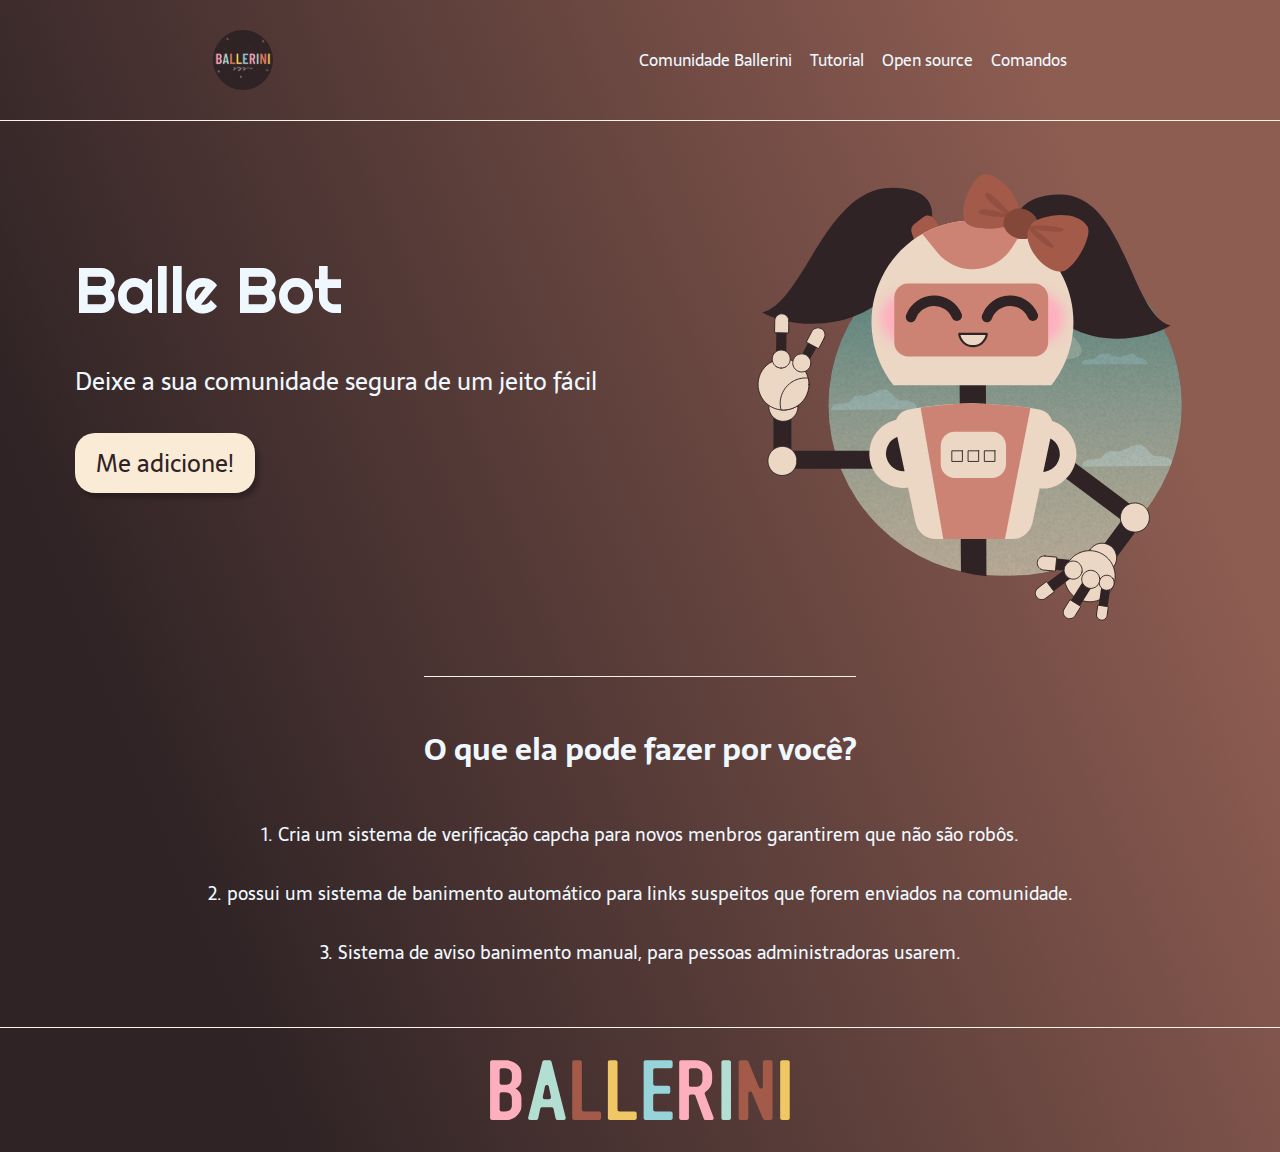
<file: projeto1/index.html>
<!DOCTYPE html>
<html lang="pt-br">
<head>
    <meta charset="UTF-8">
    <meta http-equiv="X-UA-Compatible" content="IE=edge">
    <meta name="description" content="Um bot que irá moderar e deixar a sua comunidade segura de um jeito fácil.">
    <title>Balle Bot - Modere a sua comunidade do Discord</title>
    <link rel="stylesheet" href="style.css">
</head>

<body>
    <header class="cabecalho">
        <img class="cabecalho-imagem" src="logo.svg" alt="Logo HTML">
        <nav class="cabecalho-menu">
            <a class="cabecalho-menu-item" href="">Comunidade Ballerini</a>
            <a class="cabecalho-menu-item" href="">Tutorial</a>
            <a class="cabecalho-menu-item" href="">Open source</a>
            <a class="cabecalho-menu-item" href="">Comandos</a>
        </nav>
    </header>

    <main class="conteudo">
        <section class="conteudo-principal">
            <div class="conteudo-principal-escrito">
                <h1 class="conteudo-principal-escrito-titulo">Balle Bot</h1>
                <h2 class="conteudo-principal-escrito-subtitulo">Deixe a sua comunidade segura de um jeito fácil</h2>
                <button class="conteudo-principal-escrito-botao">Me adicione!</button>
            </div>
            <img class="conteudo-principal-imagem" src="ballebot.svg" alt="logo HTML">
        </section>

        <section class="conteudo-sucundario">
            <h3 class="conteudo-secundario-titulo">O que ela pode fazer por você?
            </h3>
            <p class="conteudo-secundario-paragrafo">1. Cria um <strong>sistema de verificação capcha</strong> para novos menbros garantirem que não são robôs.</p>
            <p class="conteudo-secundario-paragrafo">2. possui um <strong>sistema de banimento automático</strong> para links suspeitos que forem enviados na comunidade.</p>
            <p class="conteudo-secundario-paragrafo">3. <strong>Sistema de aviso banimento manual</strong>, para pessoas administradoras usarem.</p>
        </section>
    </main>

    <footer class="rodape">
        <img class="rodape-imagem" src="ballerini.svg" alt="logo HTML">
    </footer>
</body>
</html>
</file>
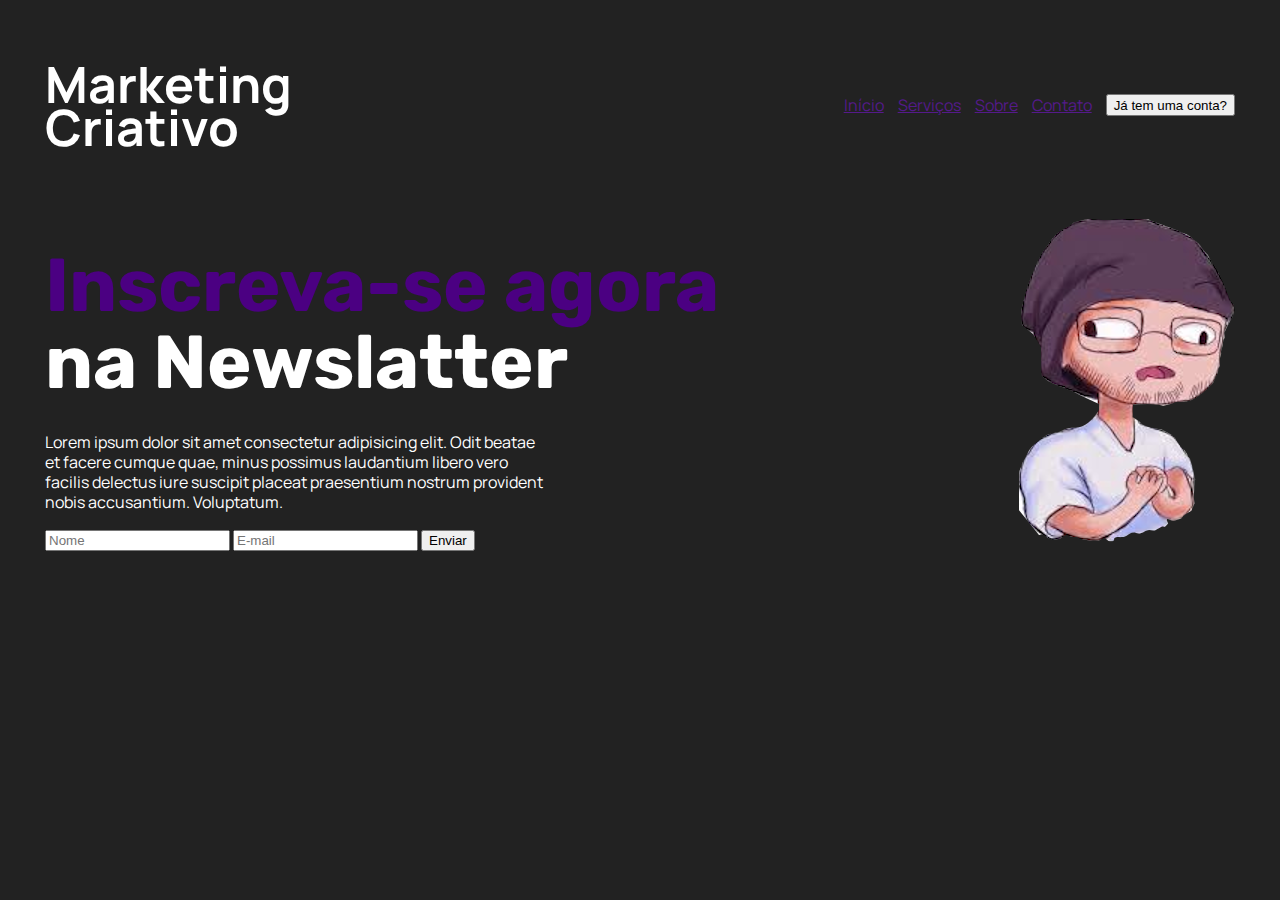
<file: projeto2/index.html>
<!DOCTYPE html>
<html lang="pt-br">
<head>
    <meta charset="UTF-8">
    <meta http-equiv="X-UA-Compatible" content="IE=edge">
    <meta name="viewport" content="width=device-width, initial-scale=1.0">
    <title>Landing Page</title>
    <link rel="stylesheet" href="style.css">
</head>
<body>
    <header class="cabecalho">

        <nav class="marketing">
            <h1>Marketing</h1>
            <h1>Criativo</h1>
        </nav>

        <nav class="nav">
            <a href="">Início</a>
            <a href="">Serviços</a>
            <a href="">Sobre</a>
            <a href="">Contato</a>
            <button href="" class="botao1"> Já tem uma conta?</button>
        </nav>
    </header>   
</body>

<main>
    <section>
        <div class="div1">
            <h2>Inscreva-se agora</h2>
            <h2 class="roxo">na Newslatter</h2>
        </div>
        <p>Lorem ipsum dolor sit amet consectetur adipisicing elit. Odit beatae et facere cumque quae, minus possimus laudantium libero vero facilis delectus iure suscipit placeat praesentium nostrum provident nobis accusantium. Voluptatum.</p>
        <div>
            <form>
                <input type="text" placeholder="Nome">
                <input type="email" placeholder="E-mail">
                <input type="submit" value="Enviar">
            </form>
        </div>
    </section>
    <section>
        <img src="nosite.png" alt="Um desenho qualquer.">
    </section>
</main>

</html>
</file>
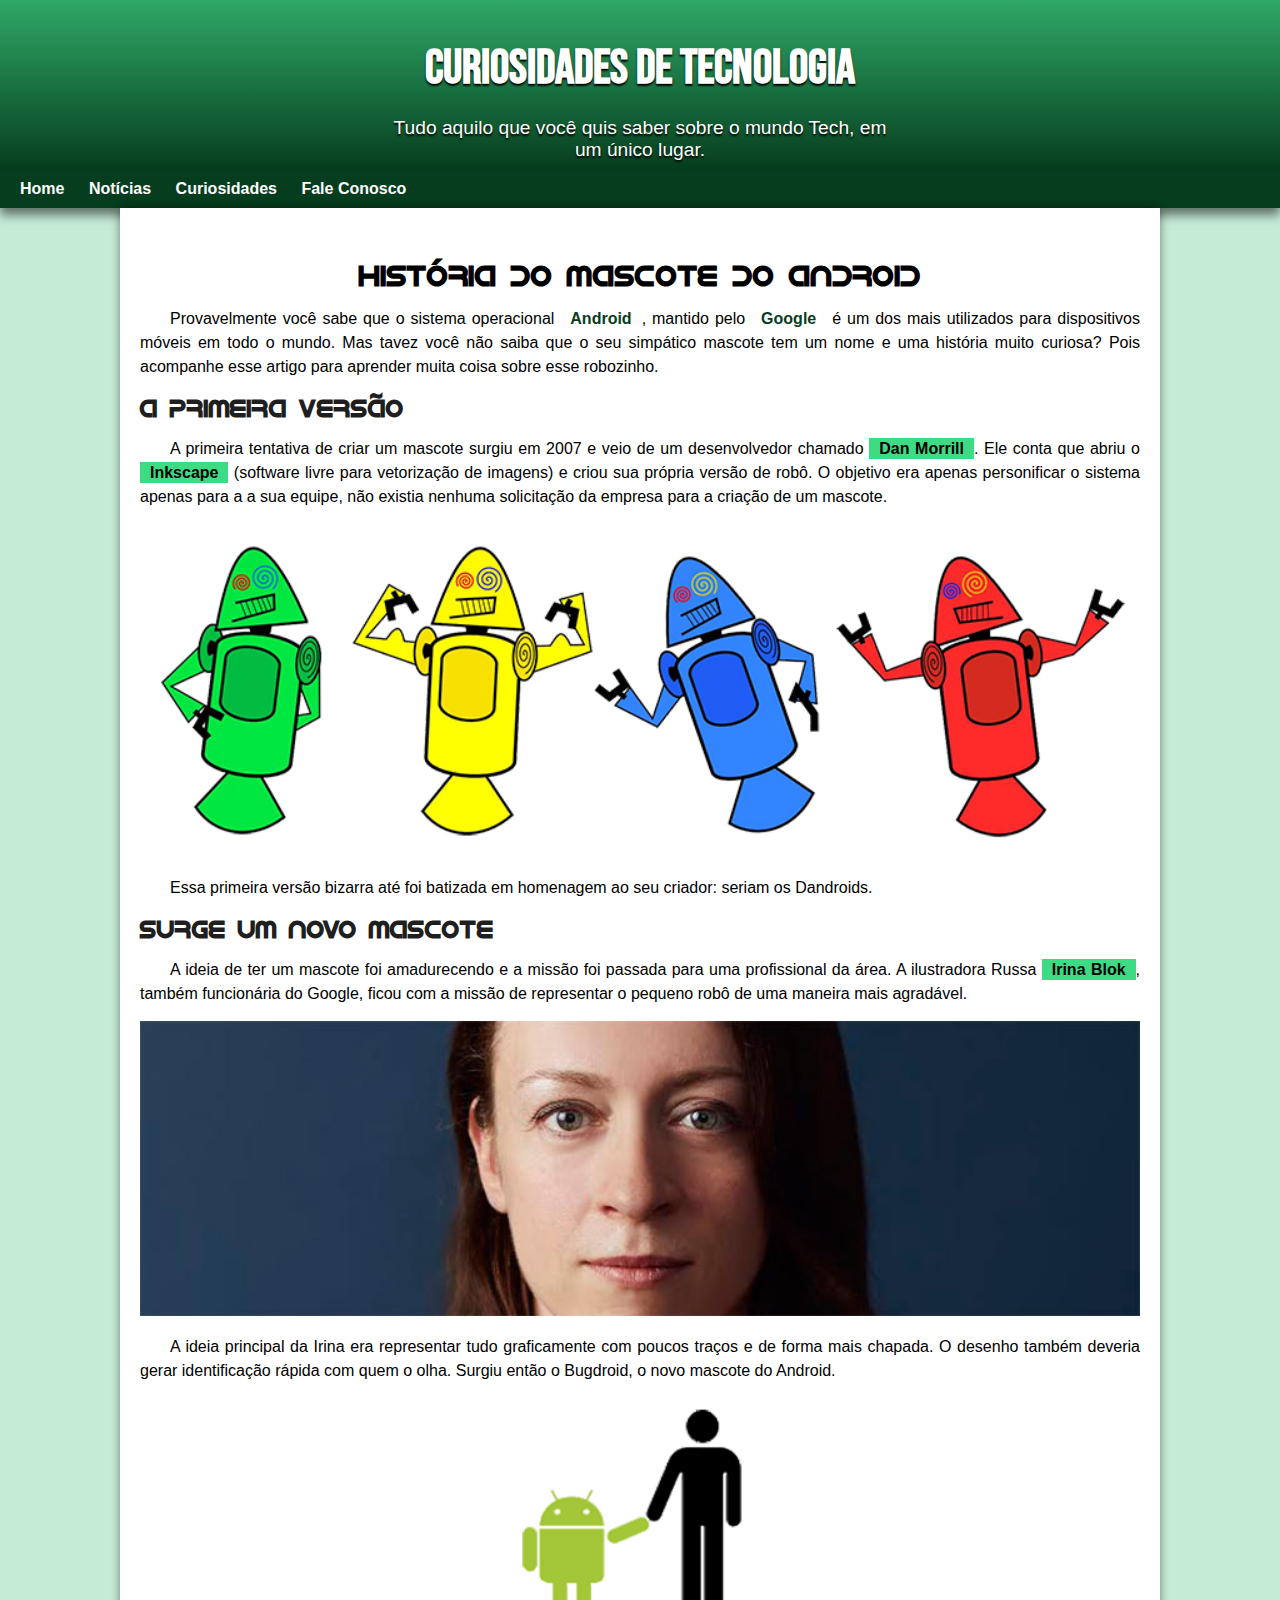
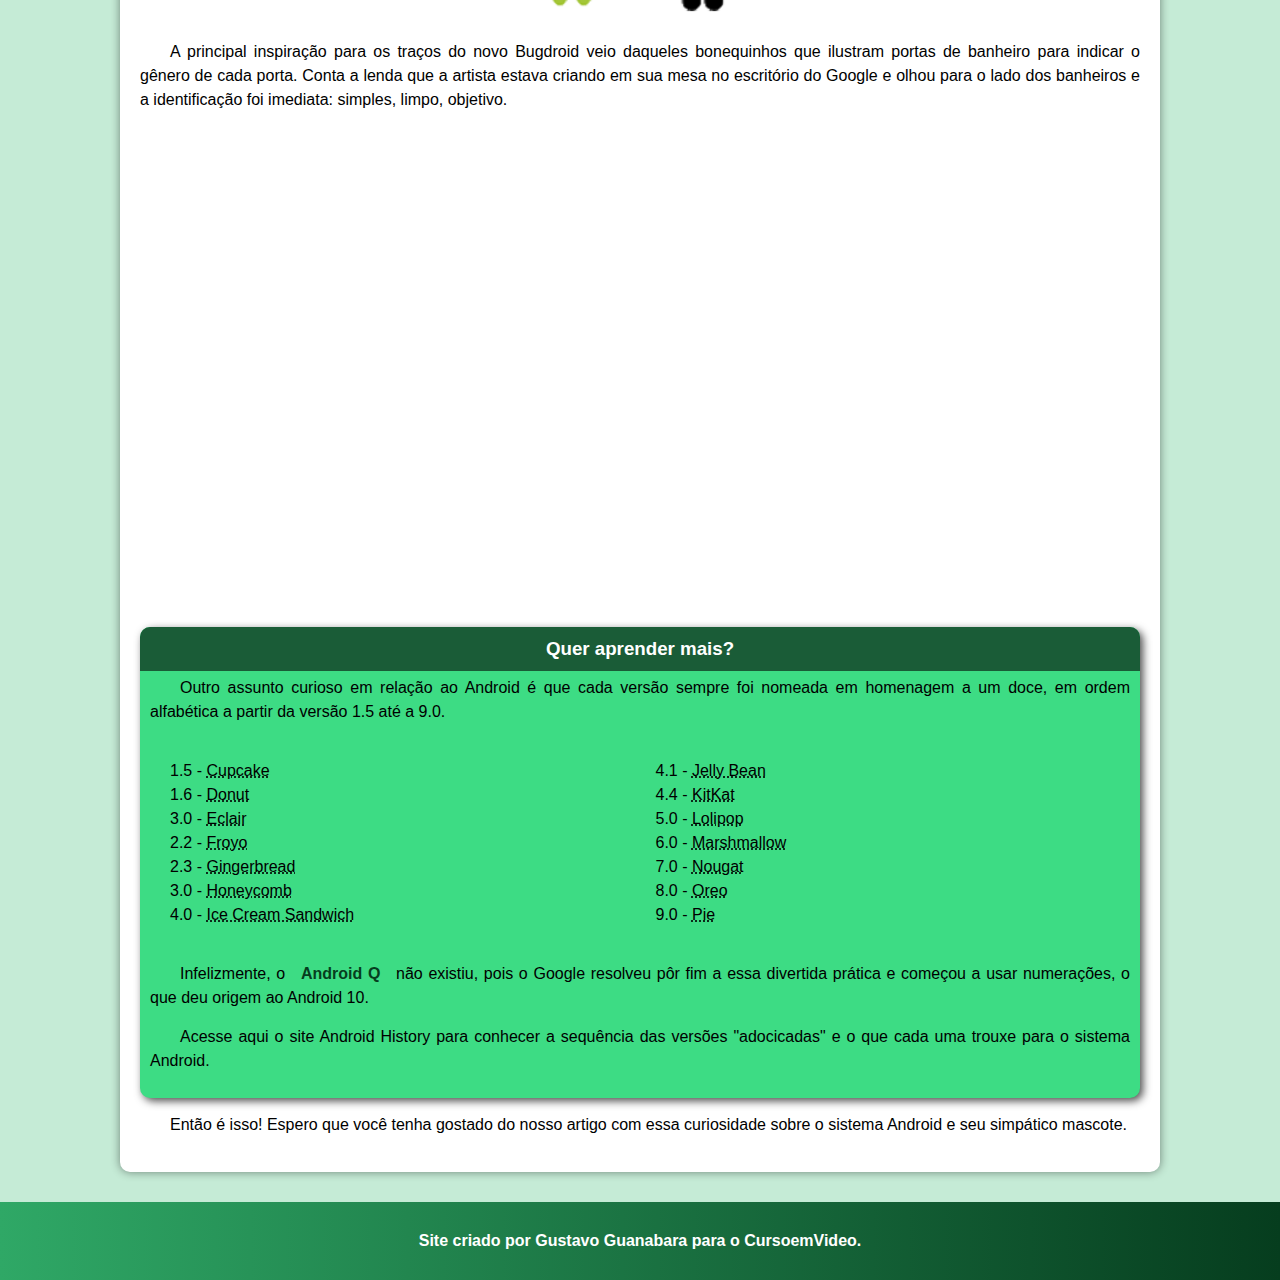
<file: projeto3/index.html>
<!DOCTYPE html>
<html lang="pt-br">
<head>
    <meta charset="UTF-8">
    <meta http-equiv="X-UA-Compatible" content="IE=edge">
    <meta name="viewport" content="width=device-width, initial-scale=1.0">
    <title>Site Android</title>
    <link rel="shortcut icon" href="imagens/favicon.ico" type="imagem android">
    <link rel="stylesheet" href="style.css">
</head>
<body>
    <header>
        <h1>CURIOSIDADES DE TECNOLOGIA</h1>
        <P>Tudo aquilo que você quis saber sobre o mundo Tech, em um único lugar.</P>
    </header>

    <nav>
        <a href="#">Home</a>
        <a href="#">Notícias</a>
        <a href="#">Curiosidades</a>
        <a href="#">Fale Conosco</a>
    </nav>

    <main>
        <article>
            <h1>História do Mascote do Android</h1>

            <p>Provavelmente você sabe que o sistema operacional <strong>Android</strong>, mantido pelo <strong>Google</strong> é um dos mais utilizados para dispositivos móveis em todo o mundo. Mas tavez você não saiba que o seu simpático mascote tem um nome e uma história muito curiosa? Pois acompanhe esse artigo para aprender muita coisa sobre esse robozinho.</p>

            <h2>A primeira versão</h2>

            <p>A primeira tentativa de criar um mascote surgiu em 2007 e veio de um desenvolvedor chamado <a href="https://androidcommunity.com/dan-morrill-shows-us-the-android-mascot-that-almost-was-20130103/"target=_blank">Dan Morrill</a>. Ele conta que abriu o <a href="https://inkscape.org/"target="_blank">Inkscape</a> (software livre para vetorização de imagens) e criou sua própria versão de robô. O objetivo era apenas personificar o sistema apenas para a a sua equipe, não existia nenhuma solicitação da empresa para a criação de um mascote.</p>

            <picture>
                <source media="(max-width: 600px)" srcset="imagens/dan-droids-pq.png">
                <img src="imagens/dan-droids.png" alt="Primeiro mascote Android">
            </picture>

            <p>
                Essa primeira versão bizarra até foi batizada em homenagem ao seu criador: seriam os Dandroids.
            </p>

            <h2>Surge um novo mascote</h2>

            <p>
                A ideia de ter um mascote foi amadurecendo e a missão foi passada para uma profissional da área. A ilustradora Russa <a href="https://www.irinablok.com/android"target="_blank"> Irina Blok</a>, também funcionária do Google, ficou com a missão de representar o pequeno robô de uma maneira mais agradável.
            </p>
            
            <picture>
                <source media="(max-width: 600px)" srcset="imagens/irina-blok-pq.jpg">
                <img src="imagens/irina-blok.jpg" alt="Foto da criadora, irina-blok, do Bugdroid.">
            </picture>

            <p>A ideia principal da Irina era representar tudo graficamente com poucos traços e de forma mais chapada. O desenho também deveria gerar identificação rápida com quem o olha. Surgiu então o Bugdroid, o novo mascote do Android.</p>

            <img src="imagens/bugdroid.png" class="pequena" alt="Bugdroid">

            <p>A principal inspiração para os traços do novo Bugdroid veio daqueles bonequinhos que ilustram portas de banheiro para indicar o gênero de cada porta. Conta a lenda que a artista estava criando em sua mesa no escritório do Google e olhou para o lado dos banheiros e a identificação foi imediata: simples, limpo, objetivo.</p>

            <div class="container">
                
                <div class="div-video">
    
                    <iframe width="560" height="315" src="https://www.youtube.com/embed/l2UDgpLz20M" title="YouTube video player" frameborder="0" allow="accelerometer; autoplay; clipboard-write; encrypted-media; gyroscope; picture-in-picture" allowfullscreen>
                    </iframe>
                
                </div>
            </div>

            <aside>
                <h3>Quer aprender mais?</h3>

                <p class="p1">Outro assunto curioso em relação ao Android é que cada versão sempre foi nomeada em homenagem a um doce, em ordem alfabética a partir da versão 1.5 até a 9.0.</p>
                <ul>
                    <li>
                        1.5 - <abbr title="Bolo de copo">Cupcake</abbr>
                    </li>
                    <li>
                        1.6 - <abbr title="Rosquinha">Donut</abbr>
                    </li>
                    <li>
                        3.0 - <abbr title="Bomba">Eclair</abbr>
                    </li>
                    <li>
                        2.2 - <abbr title="Iotgute congelado">Froyo</abbr>
                    </li>
                    <li>
                        2.3 - <abbr title="Biscoite de gengibre">Gingerbread</abbr>
                    </li>
                    <li>
                        3.0 - <abbr title="fave de mel">Honeycomb</abbr>
                    </li>
                    <li>
                        4.0 - <abbr title="Sanduíce de sorvete">Ice Cream Sandwich</abbr>
                    </li>
                    <li>
                        4.1 - <abbr title="Jujuba">Jelly Bean</abbr>
                    </li>
                    <li>
                        4.4 - <abbr title="Kitkat">KitKat</abbr>
                    </li>
                    <li>
                        5.0 - <abbr title="Pirulito">Lolipop</abbr>
                    </li>
                    <li>
                        6.0 - <abbr title="Marshmelow">Marshmallow</abbr>
                    </li>
                    <li>
                        7.0 - <abbr title="Torrone">Nougat</abbr>
                    </li>
                    <li>
                        8.0 - <abbr title="Oreo">Oreo</abbr>
                    </li>
                    <li>
                        9.0 - <abbr title="Torta">Pie</abbr>
                    </li>
                </ul>

                    <p>
                        Infelizmente, o <STRONG>Android Q</STRONG> não existiu, pois o Google resolveu pôr fim a essa divertida prática e começou a usar numerações, o que deu origem ao Android 10.
                    </p>

                    <p>
                        Acesse aqui o site Android History para conhecer a sequência das versões "adocicadas" e o que cada uma trouxe para o sistema Android.
                    </p>
            </aside>

                <p>
                    Então é isso! Espero que você tenha gostado do nosso artigo com essa curiosidade sobre o sistema Android e seu simpático mascote.
                </p>

        </article>
    </main>

    <footer>
        <p>Site criado por Gustavo Guanabara para o CursoemVideo.</p>
    </footer>
    
</body>
</html>
</file>
<file: projeto1/style.css>
@import url('https://fonts.googleapis.com/css2?family=Righteous&family=Sarala&display=swap');

* {
    margin: 0;
    padding: 0;
    box-sizing: border-box;
    text-decoration: none;
}

body {
    font-size: 100%;
    background: linear-gradient(68.15deg, #2F2325 16.62%, #8E5D52 85.61%)
}

.cabecalho {
    display: flex;
    align-items: center;
    justify-content: space-around;
    padding: 30px;
}

.cabecalho-imagem {
    height: 60px;
}

.cabecalho-menu {
    display: flex; gap: 18px;
}

.cabecalho-menu-item {
    font-family: 'Sarala', sans-serif;
    color: aliceblue;
    font-weight: 400;
    font-size: 16px;
}

.conteudo {
    margin-bottom: 60px;
    border-top: 0.4px solid #fff2e7
}

.conteudo-principal {
    display: flex; 
    flex-direction: row;
    align-items: center;
    justify-content: space-around;
}

.conteudo-principal-escrito {
    display: flex;
    flex-direction: column;
    gap: 32px;
}

.conteudo-principal-escrito-titulo {
    font-family: 'Righteous', cursive;
    font-weight: 400;
    color: aliceblue;
    font-size: 64px;
}

.conteudo-principal-escrito-subtitulo {
    font-family: 'Sarala', sans-serif;
    color: aliceblue;
    font-size: 24px;
    font-weight: 400;
}

.conteudo-principal-escrito-botao {
    background-color: antiquewhite;
    width: 180px;
    height: 60px;
    border: none;
    box-shadow: 4px 5px 4px rgba(0, 0, 0, 0.25);
    border-radius: 20px;
    font-family: 'Sarala', sans-serif;
    font-size: 24px;
    font-weight: 400;
    color: #2F2325;
}

.conteudo-principal-escrito-botao:hover {
    background-color: rgba(236, 214, 196, 0.53);
}

.conteudo-principal-imagem  {
    height: 500px;
    margin-top: 30
    px;
}

.conteudo-sucundario {
    display: flex;
    flex-direction: column;
    align-items: center;
    gap: 30px;
    margin-top: 55px;
    font-family: 'Sarala', sans-serif;
    color: aliceblue;
}

.conteudo-secundario-titulo {
    font-weight: 900;
    font-size: 30px;
    margin-bottom: 16px;
    padding-top: 48px;
    border-top: 0.4px solid #fff2e7
}

.conteudo-secundario-paragrafo {
    font-weight: 300;
    font-size: 18px;
}

.rodape {
    padding: 32px;
    border-top: 0.4px solid #fff2e7
}

.rodape-imagem{
    display: block;
    margin: 0 auto;
    height: 60px;
}
</file>
<file: projeto2/style.css>
@import url('https://fonts.googleapis.com/css2?family=Fjalla+One&display=swap');

@import url('https://fonts.googleapis.com/css2?family=Fjalla+One&family=Manrope:wght@300&display=swap');

@import url('https://fonts.googleapis.com/css2?family=Rubik:wght@500&display=swap');

body {
    max-width: 1200px;
    font-size: 100%;
    font-family:'Manrope', sans-serif;
    color: white;
    background-color: rgb(34, 34, 34);
    margin: 30px;
    padding: 15px;
}

.cabecalho {
    display: flex;
    align-items: center;
    justify-content: space-between;
}

.marketing {
    flex-direction: column;
    line-height: 10px;
    font-size: 25px;
}

.nav {
    display: flex; gap: 14px;
}

main {
    display: flex;
    align-items: center;
    margin-top: 50px;
    justify-content: space-between;
}

.div1 {
    font-family: 'Rubik', sans-serif;
    color:indigo;
    font-weight: 450;
    font-stretch: 60px;
    font-size: 50px;
    line-height: 15px;
}

.roxo {
    color: white;
}

p {
    line-height: 20px;
    max-width: 500px;

}
</file>
<file: projeto3/style.css>
@charset "UTF-8";

@import url('https://fonts.googleapis.com/css2?family=Bebas+Neue&display=swap');

@font-face {
    font-family: 'Android';
    src: url('./fontes/idroid.otf') format('opentype');
}

:root {
    --cor0: #c5ebd6;
    --cor1: #83e1ad;
    --cor2: #3ddc84;
    --cor3: #2fa866;
    --cor4: #1a5c37;
    --cor5: #063d1e;

    --fonte-padrao: Arial, Verdana, Helvetica, sans-serif;
    --fonte-destaque: 'Bebas Neue', cursive; 
    --fonte-android: 'Android', cursive;

}

* {
    margin: 0px;
    padding: 0px;
}

body {
    background-color:var(--cor0);
    font-family: var(--fonte-padrao);
}

header {
    background-image: linear-gradient(to bottom, var(--cor3), var(--cor5));
    color: white;
    min-height: 170px;
    text-align: center;
    text-shadow: 0px 2px 2px rgb(0, 0, 0);
}

header > h1 {
    font-family: var(--fonte-destaque);
    font-size: 3em;
    padding-top: 40px;
    margin-bottom: 20px;

}

header > p {
    font-family: var(--fonte-padrao);
    font-size: 1.2em;
    padding-left: 10px;
    padding-right: 10px;
    max-width: 500px;
    margin: auto;
}

nav {
    background-color: var(--cor5);
    padding: 10px;
    box-shadow: 0px 7px 10px rgba(0, 0, 0, 0.527);
}

nav > a {
    color: white;
    padding: 10px;
    border-radius: 3px;
    text-decoration: none;
    font-weight: bolder;
}

nav > a:hover {
    background-color: var(--cor4);
    color:var(--cor2);
}

main {
    margin: auto;                                              /*margen automatica, centralizada na tela. */
    margin-bottom: 30px;                                      /*margem de baixo com 30px.*/
    background-color: white;                               /*fundo do main é branco*/
    min-width: 300px;                                       /*largura minima é 300px*/
    max-width: 1000px;                                     /*largura maxima é 1000px.*/
    padding: 20px;                                        /*espaçamento de dentro*/
    border-bottom-left-radius: 10px;                     /*borda de baixo à esquerda redonda em 10px*/
    border-bottom-right-radius: 10px;                   /*borda de baixo à direita redonda em 10 pixels.*/
    box-shadow: 0px 0px 10px rgba(0, 0, 0, 0.445)    /*sombra*/
    
} 

main h1 {
    font-size: 29px;
    font-family: var(--fonte-android);
    padding-top: 30px;
    text-align: center;
    margin: auto;
}

main h2 {
    font-family: var(--fonte-android);
    color: rgba(0, 0, 0, 0.884);
}

main img {
    width: 100%;
}

main img.pequena {
    max-width: 350px;
    display: block;
    margin: auto;            
    
    /*precisa colocar display block, pois uma imagem normalmente não é um bloco e por isso não da pra centralizar um mover com comandos de caixas. */
}

main p {
    margin: 15px 0px; 
    text-align: justify;
    text-indent: 30px;    /*margem começo de paragrafo*/
    line-height: 1.5em;  
    /*distância de uma linha escrita de outra*/
}

main strong {
    /*Tudo que estiver em negrito dentro do main*/
    font-weight: bolder;
    color: var(--cor5);
    padding: 0px 10px;
}

main a {
    text-decoration: none;  /*Tira o sublinhado dos links*/
    background-color: var(--cor2);
    padding: 2px 10px;
    color: rgb(0, 0, 0);
    font-weight: 600;
}

main a:hover {
    text-decoration:underline;  /*colocar sublinhado*/
    background-color: white;  
    /*mudar cor de fundo do link, ao passar o mouse*/
    color: var(--cor5) /*Mudar a cor da escrita do link*/
}

.container {
    max-width: 1000px;
}

.div-video{
    width: 100%;
    padding-top: 50%;
    position: relative;
}

.div-video iframe {
    width: 100%;
    height: 100%;
    position: absolute;
    top: 0;
    left: 0;
    border-radius: 10px;
}

aside {    
    background-color: var(--cor2);
    border-radius: 10px;
    padding: 10px;
    line-height: 1.5em;
    box-shadow: 3px 3px 8px rgba(0, 0, 0, 0.705);
}

aside > h3 {
    text-align: center;
    color: white;
    background-color: var(--cor4);
    padding: 10px;
    margin: -10px;
    border-radius: 10px 10px 0px 0px;
}

aside > ul {    /*tudo que for ul e tiver dentro do aside*/
    list-style: none;
    columns: 2;
    padding: 20px 5px 20px 20px;
    line-height: 1.5em;
}

footer {
    font-weight: bolder;
    font-size: var(--fonte-padrao);
    background-image: linear-gradient(to left, var(--cor5), var(--cor3));
    color: white; 
    text-align: center;
    padding: 30px;
}

footer:hover {
    background-image: linear-gradient(to right, var(--cor3), var(--cor4));
    color: black;
    transition-duration: 2.0s;
}
</file>
